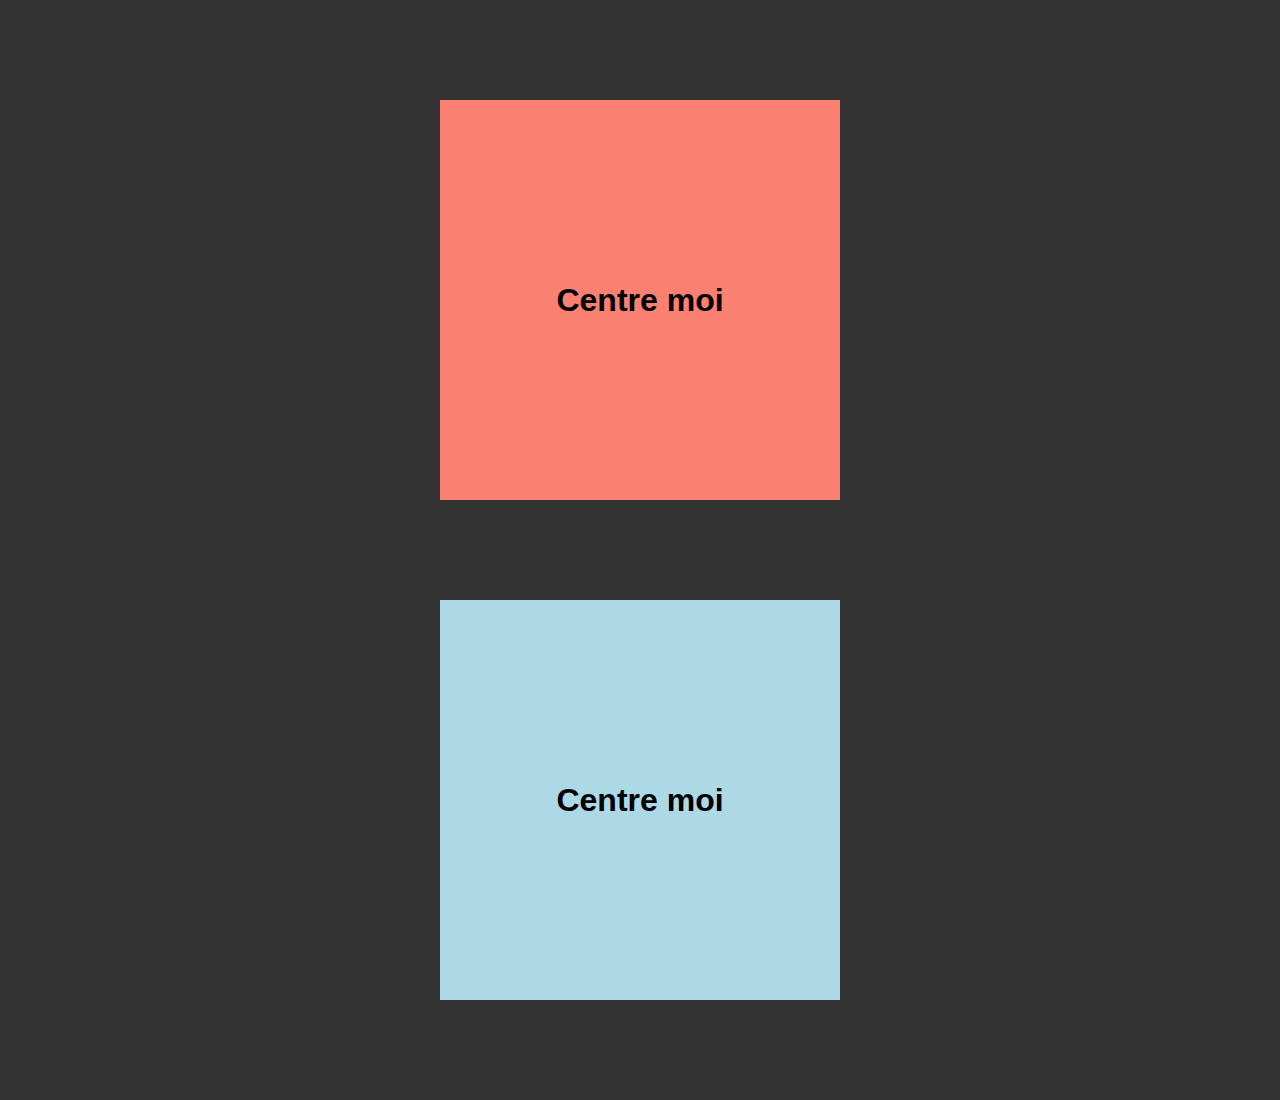
<file: Source Code 30ex CSS/Source Code 30ex CSS/Départ 30 Exercices CSS/1. Alignement/index.html>
<!DOCTYPE html>
<html lang="fr">
  <head>
    <meta charset="UTF-8" />
    <meta http-equiv="X-UA-Compatible" content="IE=edge" />
    <meta name="viewport" content="width=device-width, initial-scale=1.0" />
    <title>Alignement</title>
    <link rel="stylesheet" href="style.css" />
  </head>
  <body>
    
     <div class="container c1">
      <h1>Centre moi</h1>
    </div>
    <div class="container c2">
      <h1>Centre moi</h1>
    </div>  
    <!-- <div class="container c3">
      <h1>Centre moi</h1>
    </div>  -->
    <!-- <div class="container c4">
      <h1>Centre moi</h1>
    </div>  
    <div class="container c5">
      <h1>Centre moi</h1>
    </div>
    <!-- <div class="container c6">
      <h1>Centre moi</h1>
    </div>
    

    

  </body>
</html>
</file>
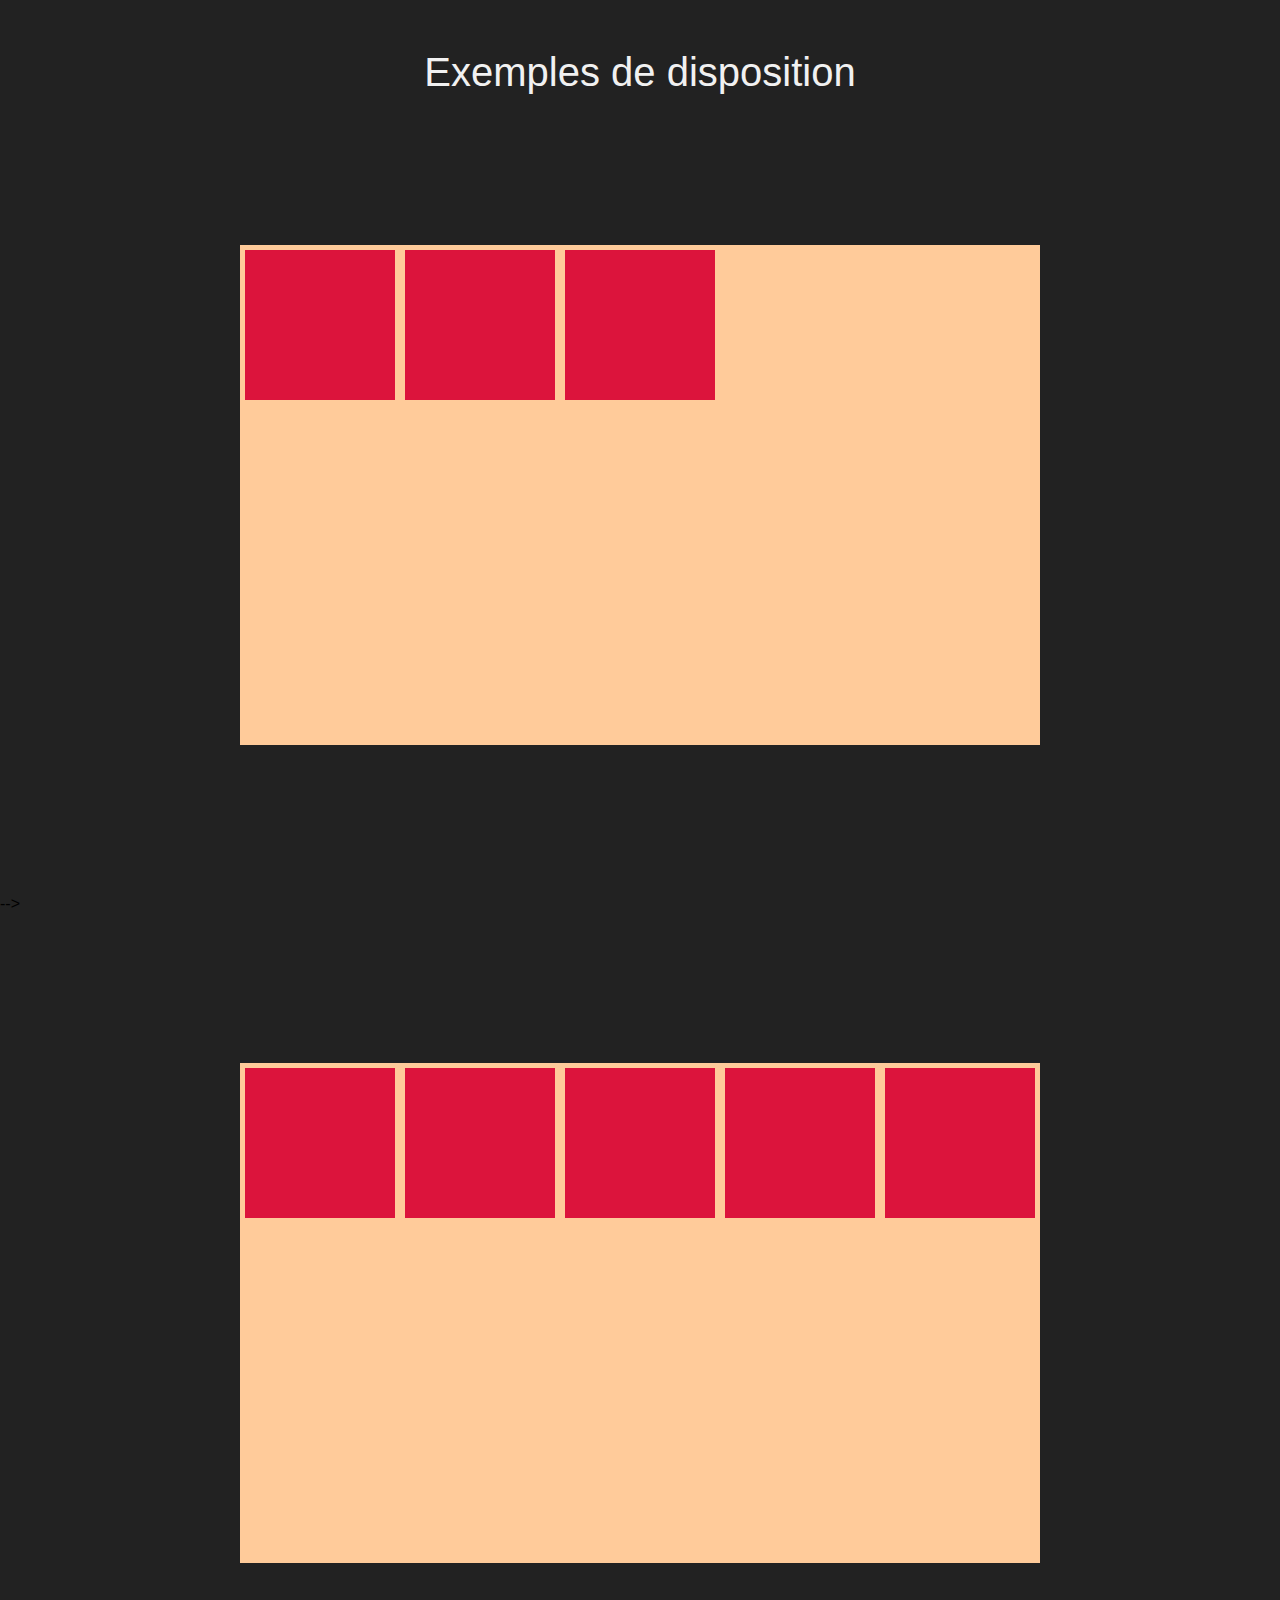
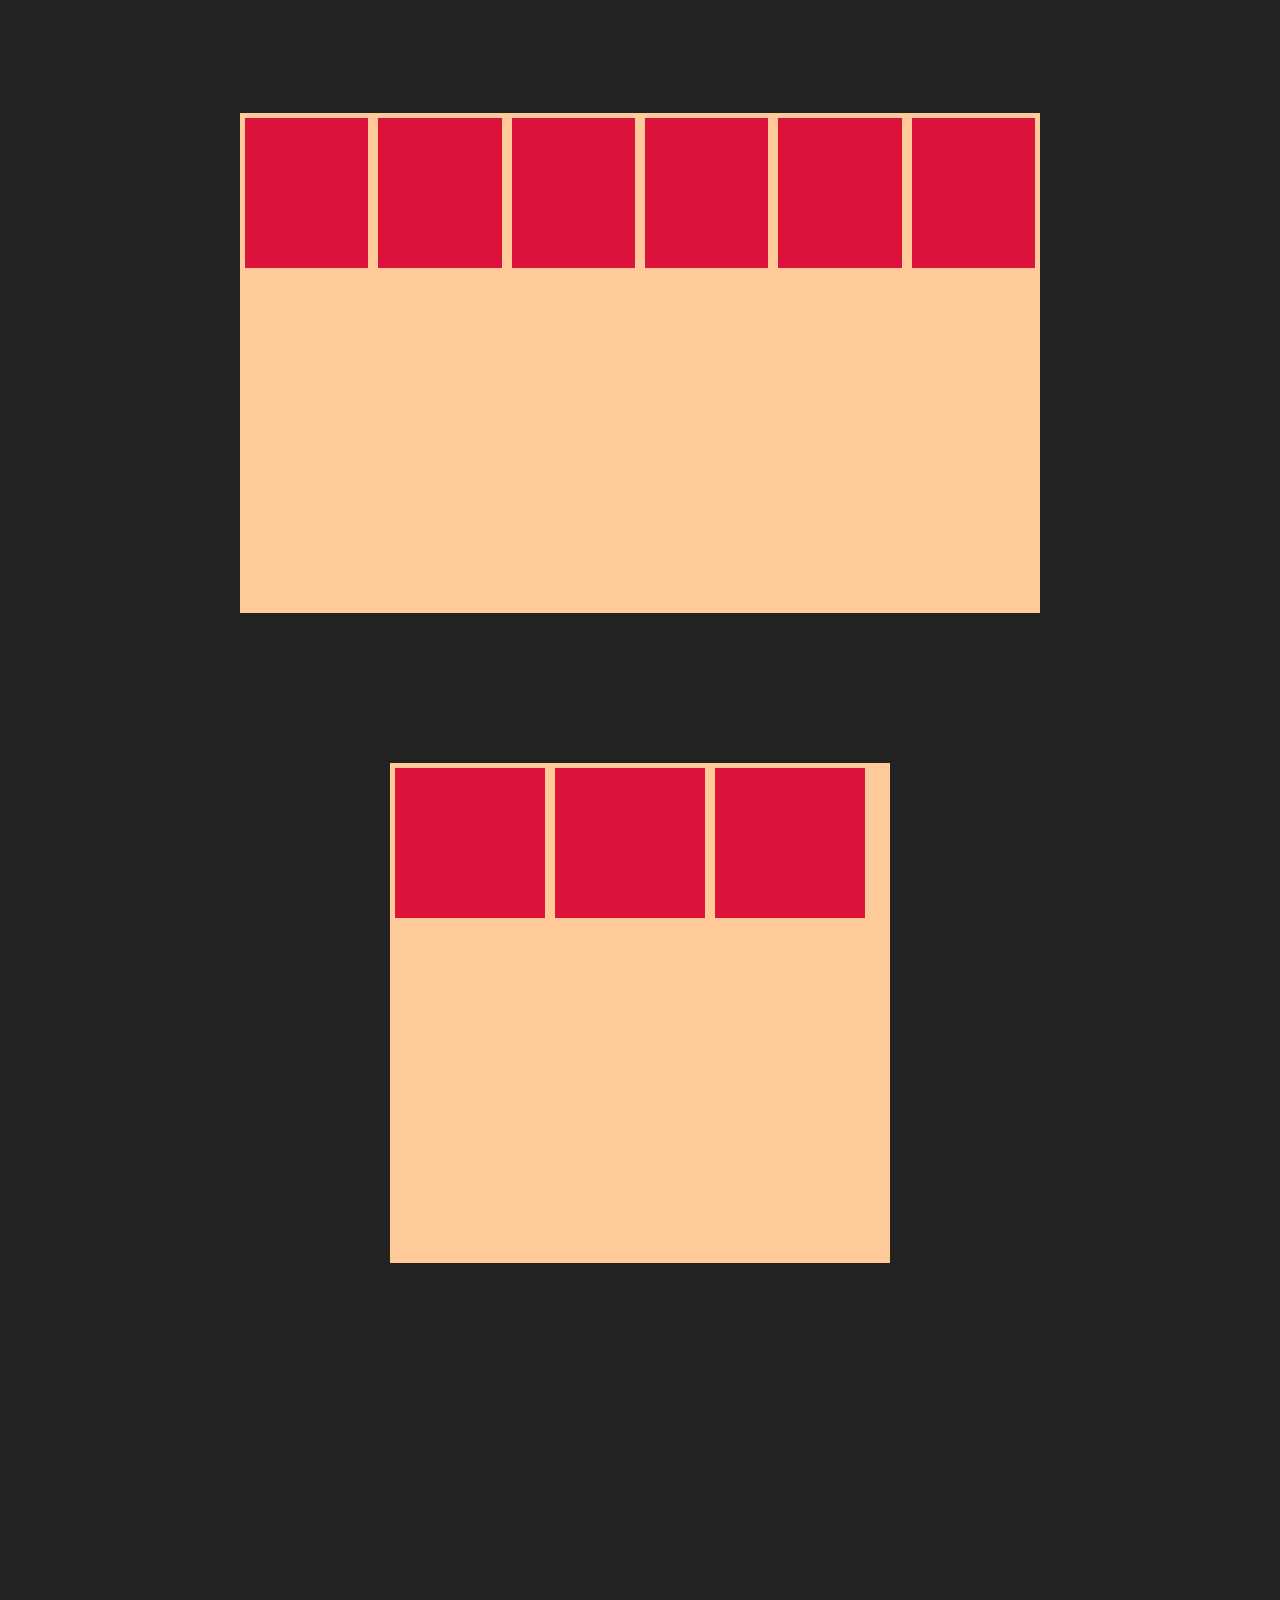
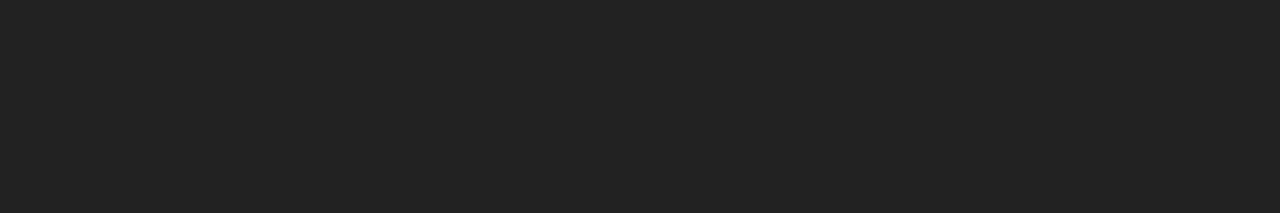
<file: Source Code 30ex CSS/Source Code 30ex CSS/Départ 30 Exercices CSS/15. Flex Time/index.html>
<!DOCTYPE html>
<html lang="fr">
  <head>
    <meta charset="UTF-8" />
    <meta http-equiv="X-UA-Compatible" content="IE=edge" />
    <meta name="viewport" content="width=device-width, initial-scale=1.0" />
    <title>Flex Time</title>
    <link rel="stylesheet" href="style.css" />
  </head>
  <body>
   

    <!-- Exemples disposition -->
  
    <section class="section-flex">
  
      <p class="info-section">Exemples de disposition</p>

      <!-- Exemple #1 -->
  
       <div class="container-flex containerA">
          <div class="item-flex  a1"></div>
          <div class="item-flex  a2"></div>
          <div class="item-flex  a3"></div>
      </div> -->
  
      <!-- Exemple #2 -->
   
      <div class="container-flex containerB">
          <div class="item-flex  b1"></div>
          <div class="item-flex  b2"></div>
          <div class="item-flex  b3"></div>
          <div class="item-flex  b4"></div>
          <div class="item-flex  b5"></div>
      </div>
  
      <!-- Exemple #3 -->
  
      <div class="container-flex containerC">
          <div class="item-flex  c1"></div>
          <div class="item-flex  c2"></div>
          <div class="item-flex  c3"></div>
          <div class="item-flex  c4"></div>
          <div class="item-flex  c5"></div>
          <div class="item-flex  c6"></div>
      </div>
  
  
      <!-- Exemple #4 -->
  
      <div class="container-flex containerD">
          <div class="item-flex  d1"></div>
          <div class="item-flex  d2"></div>
          <div class="item-flex  d3"></div>
      </div>
      
    </section>
      

  </body>
</html>
</file>
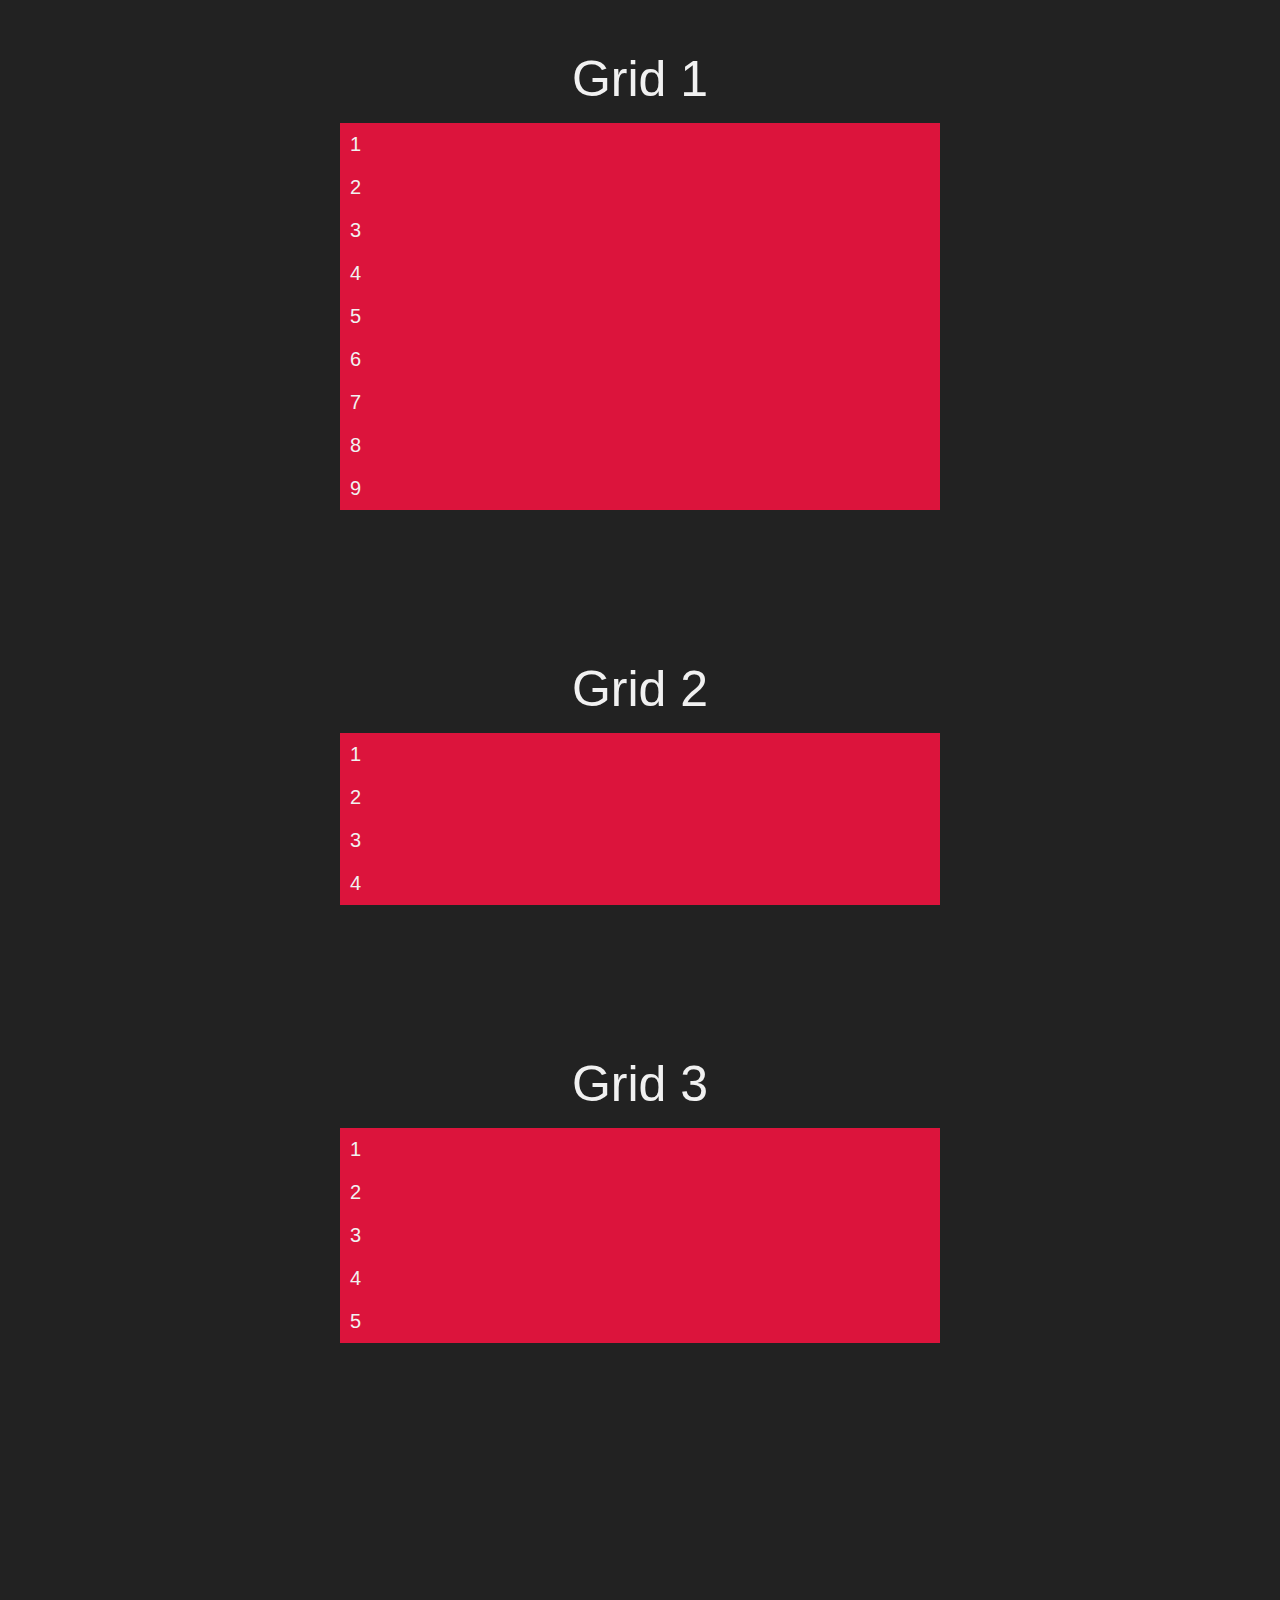
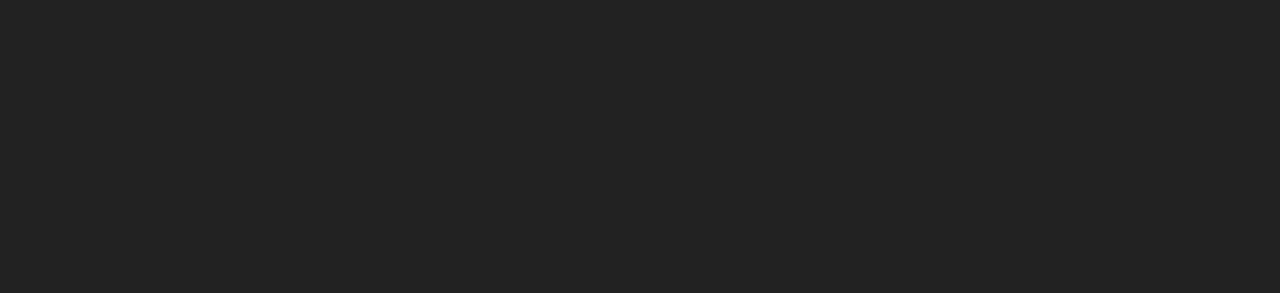
<file: Source Code 30ex CSS/Source Code 30ex CSS/Départ 30 Exercices CSS/16. Grid Time/index.html>
<!DOCTYPE html>
<html lang="fr">
  <head>
    <meta charset="UTF-8" />
    <meta http-equiv="X-UA-Compatible" content="IE=edge" />
    <meta name="viewport" content="width=device-width, initial-scale=1.0" />
    <title>Grid Time</title>
    <link rel="stylesheet" href="style.css" />
  </head>
  <body>



    <!-- Grid 1 -->

    
     <p>Grid 1</p> 

    <div class="container grid1">
      <div class="box">1</div>
      <div class="box">2</div>
      <div class="box">3</div>
      <div class="box">4</div>
      <div class="box">5</div>
      <div class="box">6</div>
      <div class="box">7</div> 
      <div class="box">8</div> 
      <div class="box">9</div> 
    </div> 




    <!-- Grid 2 -->
    

   <p>Grid 2</p> 

     <div class="container grid2">
      <div class="box b1">1</div>
      <div class="box b2">2</div>
      <div class="box b3">3</div>
      <div class="box b4">4</div>
    </div>  






    <p>Grid 3</p>

    <div class="container grid3">
      <div class="box b1">1</div>
      <div class="box b2">2</div>
      <div class="box b3">3</div>
      <div class="box b4">4</div>
      <div class="box b5">5</div>
    </div>




  </body>
</html>
</file>
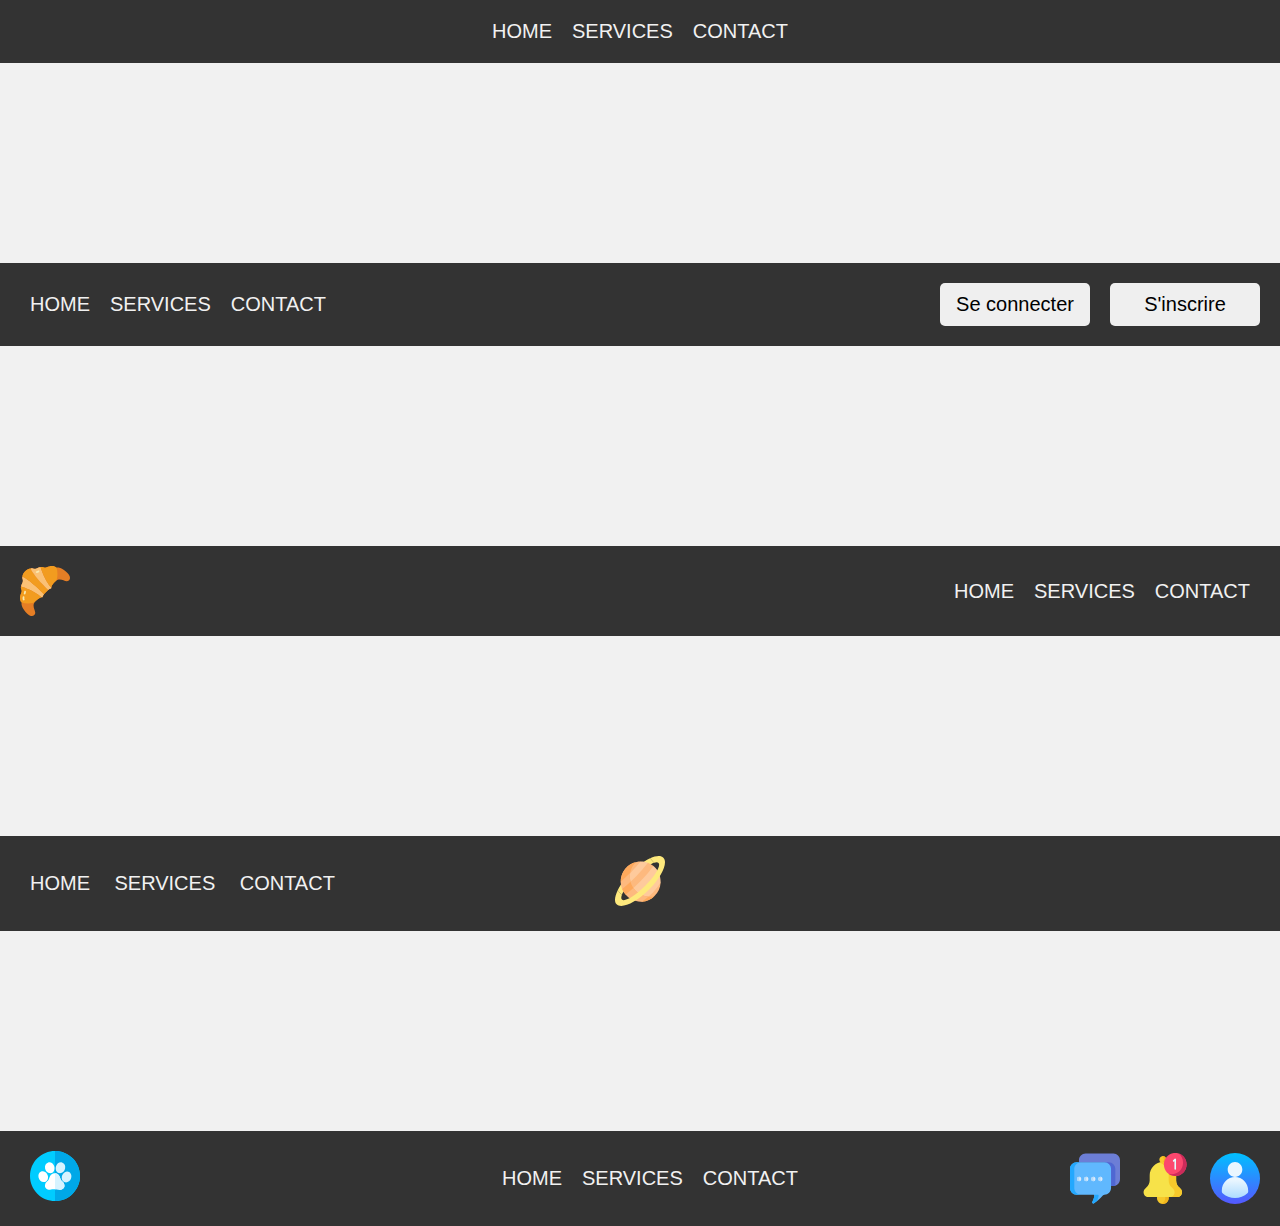
<file: Source Code 30ex CSS/Source Code 30ex CSS/Départ 30 Exercices CSS/2. Navbars/index.html>
<!DOCTYPE html>
<html lang="fr">
  <head>
    <meta charset="UTF-8" />
    <meta http-equiv="X-UA-Compatible" content="IE=edge" />
    <meta name="viewport" content="width=device-width, initial-scale=1.0" />
    <title>Flexbox Navbars</title>
    <link rel="stylesheet" href="style.css" />
    <link rel="stylesheet" href="exercice.css" />
  </head>
  <body>

    <!-- Nav 1 -->
    <nav class="nav-1">
      <a href="#">Home</a>
      <a href="#">Services</a>
      <a href="#">Contact</a>
    </nav>

    <!-- Nav 2 -->
    <nav class="nav-2">
      <a href="#">Home</a>
      <a href="#">Services</a>
      <a href="#">Contact</a>

      <button class="sign-in-btn">Se connecter</button>
      <button class="sign-up-btn">S'inscrire</button>
    </nav>

    <!-- Nav 3 -->
    <nav class="nav-3">
      <img src="ressources/croissant.svg" />

      <a href="#">Home</a>
      <a href="#">Services</a>
      <a href="#">Contact</a>
    </nav>

    <!-- Nav 4 -->
    <nav class="nav-4">
      <div class="links-container">
        <a href="#">Home</a>
        <a href="#">Services</a>
        <a href="#">Contact</a>
      </div>

      <a href="#" class="logo-link">
        <img src="ressources/saturn.svg" />
      </a>
      <div class="empty-layout"></div>
    </nav>

    <!-- Nav 5 -->
    <nav class="nav-5">
      <a class="logo-link" href="#">
        <img class="logo" src="ressources/pet.svg" />
      </a>

   
        <div class="container-navlinks">
          <a href="#">Home</a>
          <a href="#">Services</a>
          <a href="#">Contact</a>
        </div>

        <div class="nav-right">
          <img class="media-icons" src="ressources/comments.svg" />
          <img class="media-icons" src="ressources/notification.svg" />
          <img class="media-icons" src="ressources/user.svg" />
        </div>
    
    </nav>
  </body>
</html>
</file>
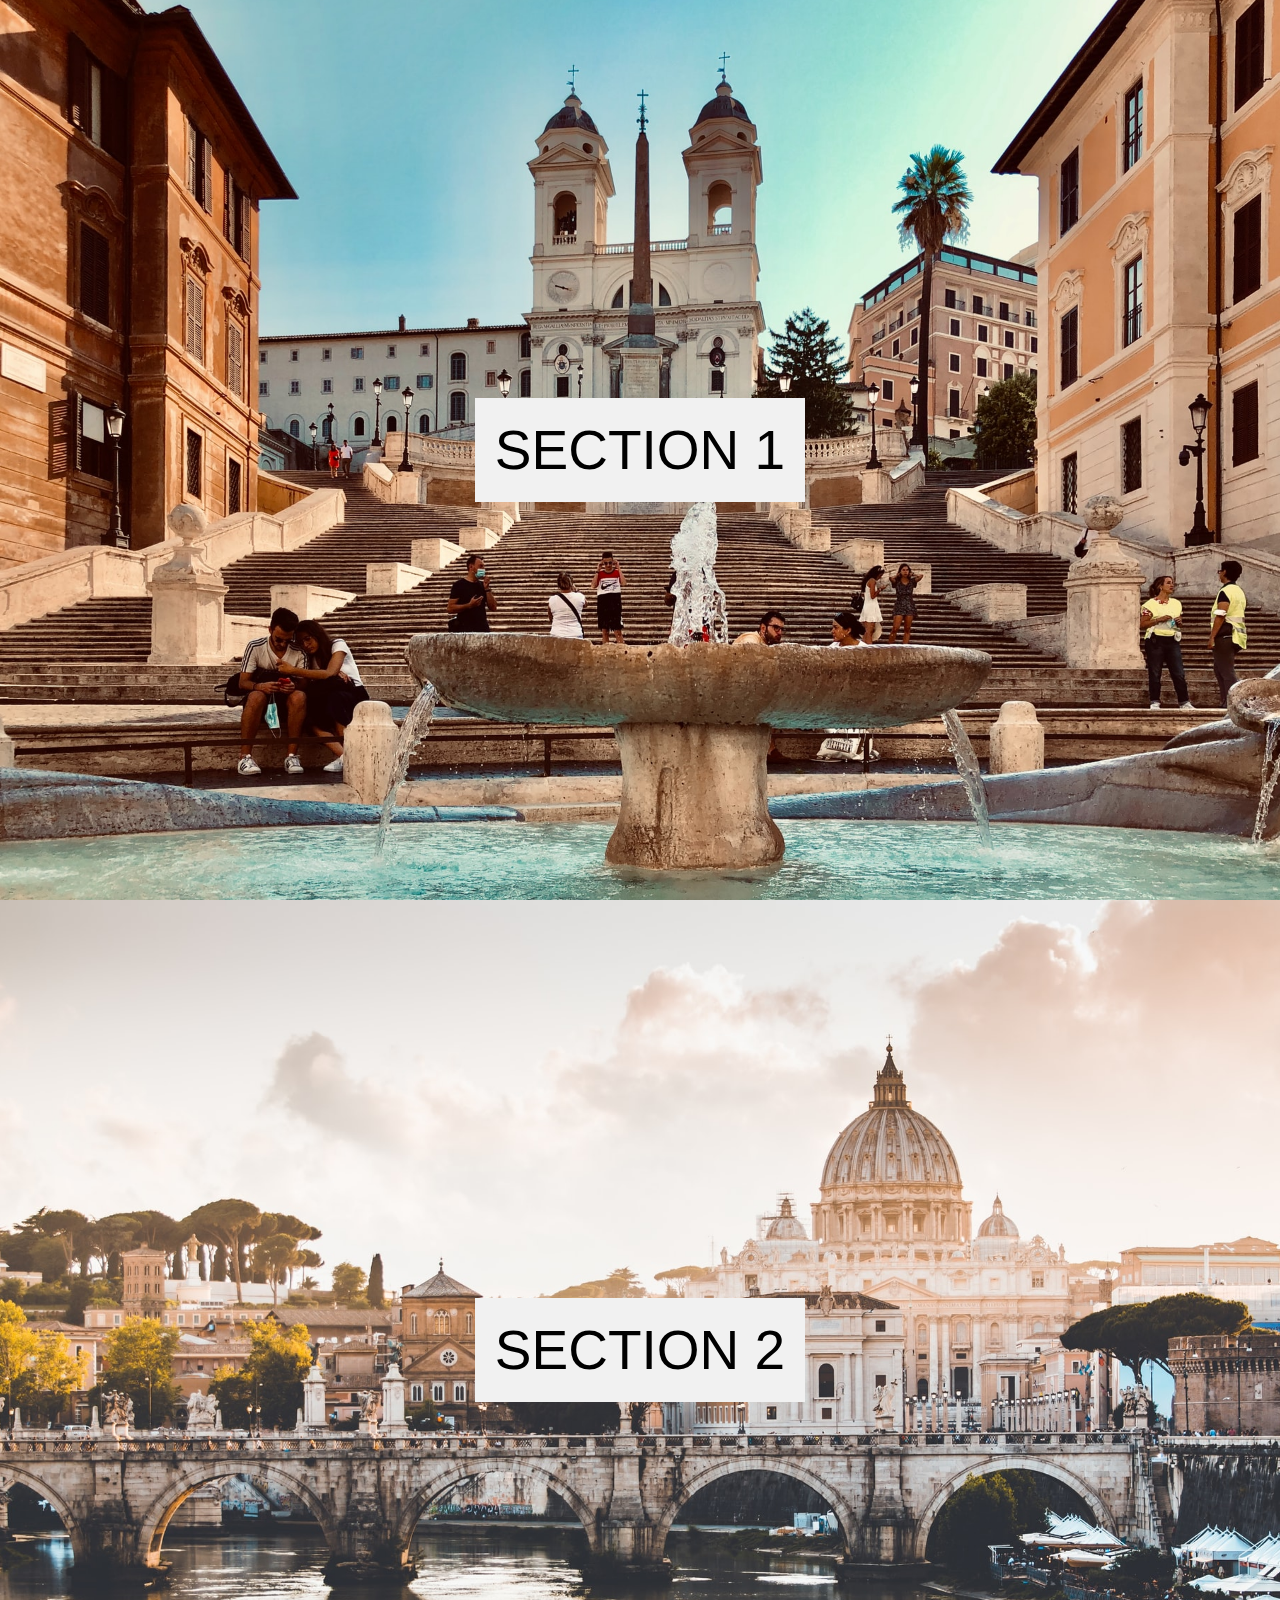
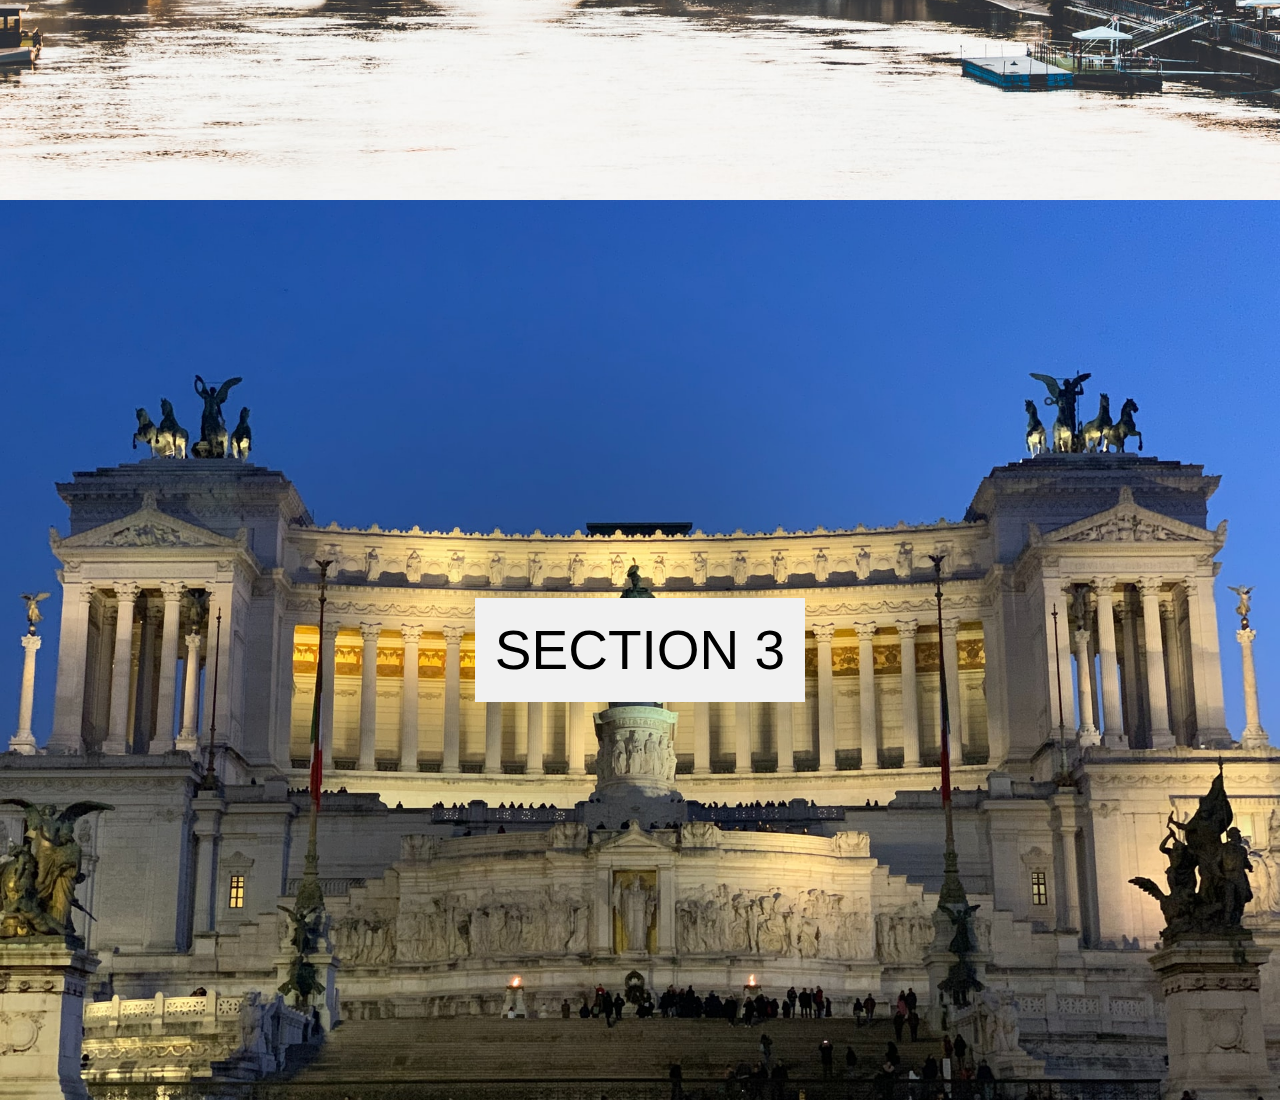
<file: Source Code 30ex CSS/Source Code 30ex CSS/Départ 30 Exercices CSS/20. CSS Parallax/index.html>
<!DOCTYPE html>
<html lang="fr">
  <head>
    <meta charset="UTF-8" />
    <meta http-equiv="X-UA-Compatible" content="IE=edge" />
    <meta name="viewport" content="width=device-width, initial-scale=1.0" />
    <title>Parallax</title>
    <link rel="stylesheet" href="style.css" />
  </head>
  <body>
 
    
    <div class="section s1">
      <h2>SECTION 1</h2>
    </div>
    <div class="section s2">
      <h2>SECTION  2</h2>
    </div>
    <div class="section s3">
      <h2>SECTION 3</h2>
    </div>


  </body>
</html>
</file>
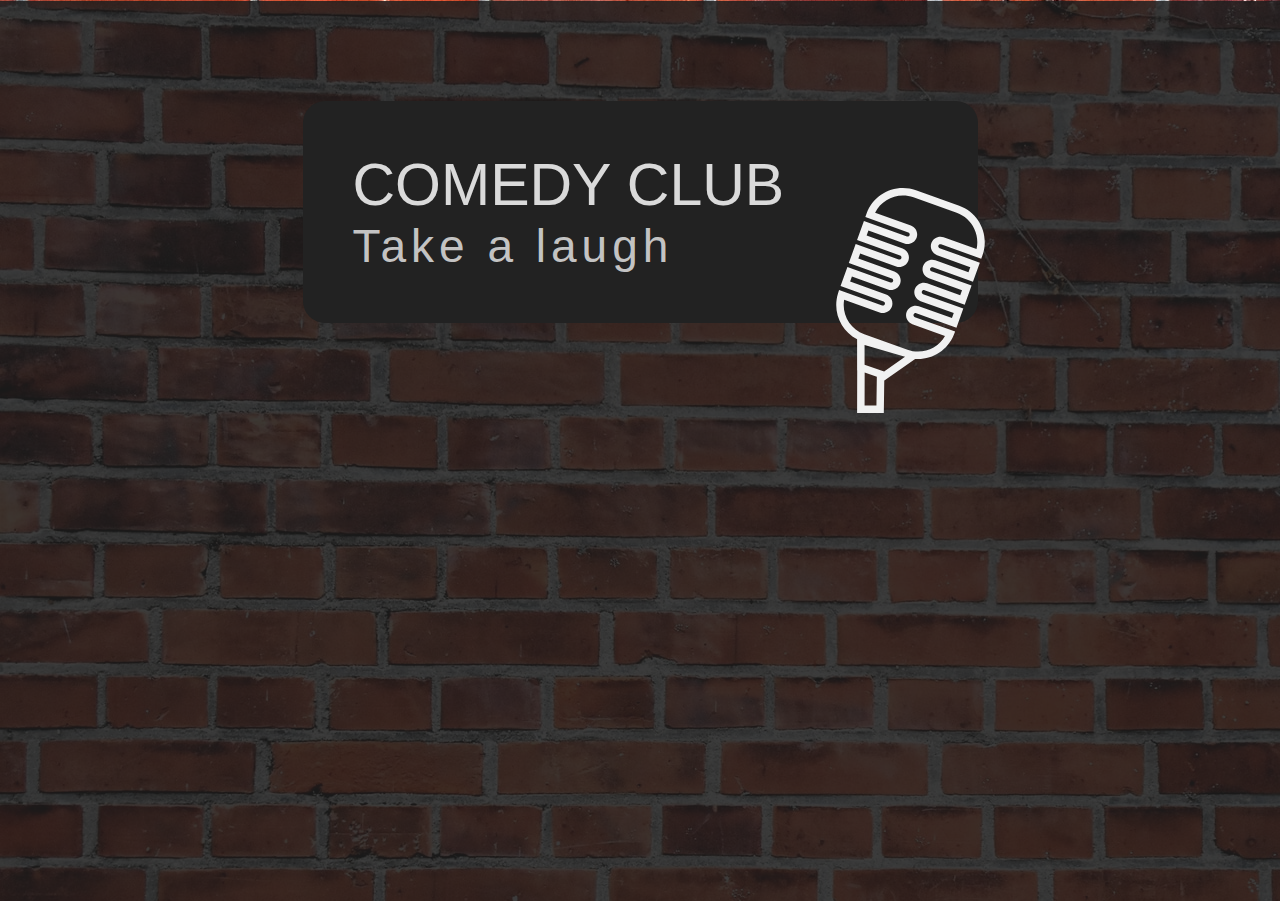
<file: Source Code 30ex CSS/Source Code 30ex CSS/Départ 30 Exercices CSS/21. Master the shadows/index.html>
<!DOCTYPE html>
<html>
<head>
    <meta charset="UTF-8">
    <meta http-equiv="X-UA-Compatible" content="IE=edge">
    <meta name="viewport" content="width=device-width, initial-scale=1.0">
    <title>Master of shadows</title>
    <link rel="stylesheet" href="style.css">
</head>
<body>
    <div class="overlay"></div>
    <div class="card">
        <h1>COMEDY CLUB</h1>
        <span>Take a laugh</span>
        <img src="ressources/microphone.svg">
    </div>
</body>
</html>
</file>
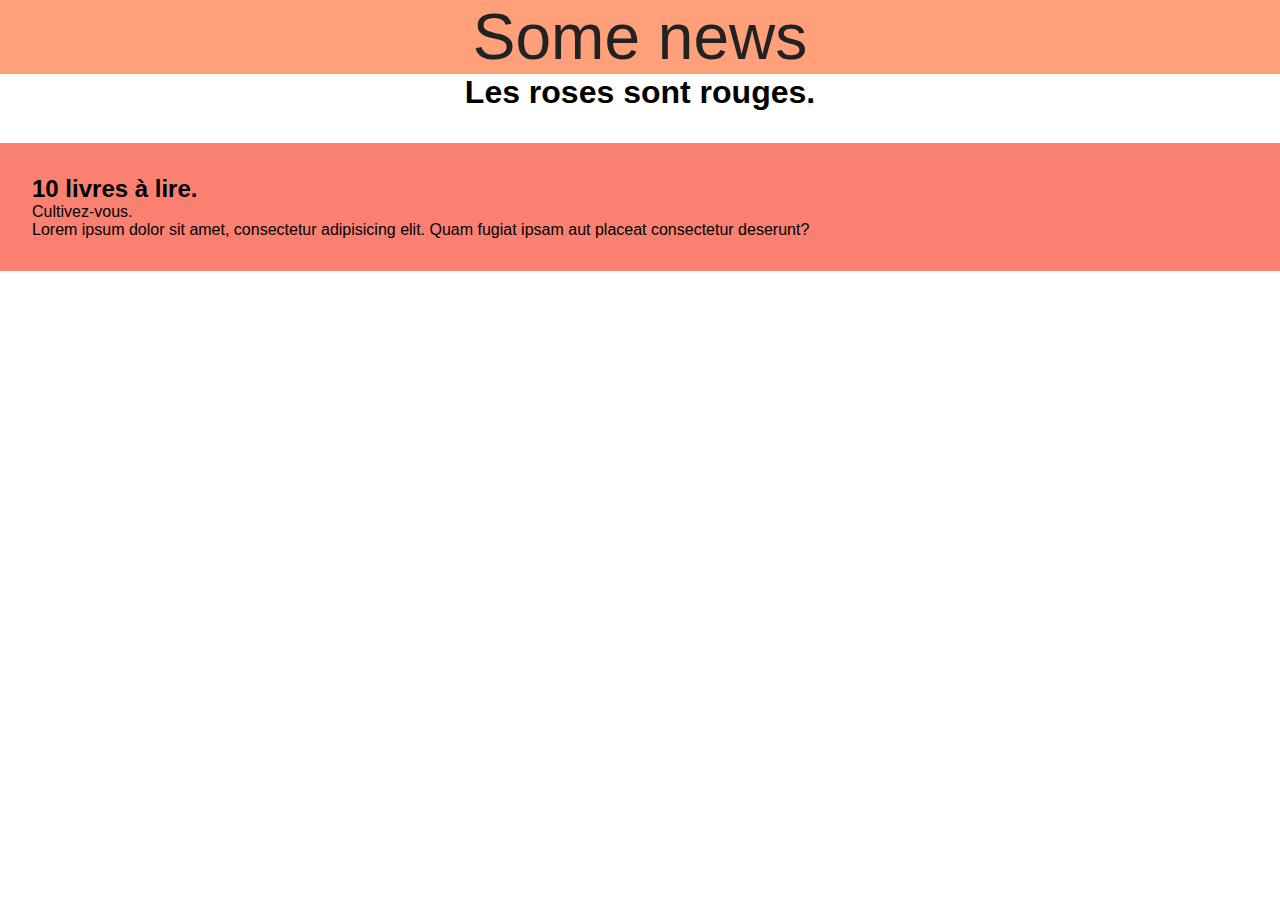
<file: Source Code 30ex CSS/Source Code 30ex CSS/Départ 30 Exercices CSS/23. Unités Unités Unités/index.html>
<!DOCTYPE html>
<html>
<head>
    <meta charset="UTF-8">
    <meta http-equiv="X-UA-Compatible" content="IE=edge">
    <meta name="viewport" content="width=device-width, initial-scale=1.0">
    <title>Units</title>
    <link rel="stylesheet" href="style.css">
</head>
<body>
    <header>
        <p>Some news</p>
    </header>
    
    <h1>Les roses sont rouges.</h1>


    <div class="content">
        <h2>10 livres à lire.</h2>
        <span>Cultivez-vous.</span>
        <p>Lorem ipsum dolor sit amet, consectetur adipisicing elit. Quam fugiat ipsam aut placeat consectetur deserunt?</p>
    </div>
</body>
</html>
</file>
<file: Source Code 30ex CSS/Source Code 30ex CSS/Départ 30 Exercices CSS/1. Alignement/style.css>
*,
::before,
::after {
  box-sizing: border-box;
  margin: 0;
  padding: 0;
}

body {
  background: #333;
  font-family: Arial, Helvetica, sans-serif;
}

.container {
    width: 400px;
    height: 400px;
    margin: 100px auto;
}

.c1 {background: salmon;}
.c2 {background: lightblue;}
.c3 {background: lightgreen;}
.c4 {background: khaki;}
.c5 {background: sandybrown;}
.c6 {background: slateblue;}


/*
Trouve 6 façons de parfaitement centrer
un élément sur x & y.
Horizontalement et Verticalement.
*/

/* 1 Carrre Rouge*/

.c1 {
  display: flex;
  /*centrer sur axe X */
  justify-content: center;
  /*centrer sur axe Y */
  align-items: center;
}
.c1 h1 {
  
}


/* 2 Carrre Bleu */

.c2 {
  display: grid;
  /* justify-content: center;
  align-items: center; */

}
.c2 h1 {
  display: flex;
  justify-content: center;
  align-items: center;
 }


/* 3 Carrre vert*/

.c3 {
  position: relative;
}
.c3 h1{
  position: absolute;
  top: 50%;
  left: 50%;
  transform: translate(-50%,-50%);
}


/* 4  Carrre Jaune*/

.c4 {
  display: flex;

}
.c4 h1 {
  margin: auto;
}


/* 5 Carrre ORange*/

.c5 {
 text-align: center;
 

}
.c5 h1 {
  line-height: 400px;
}


/* 6 Carrre Violet*/

.c6 {

}
.c6 h1 {

}
</file>
<file: Source Code 30ex CSS/Source Code 30ex CSS/Départ 30 Exercices CSS/15. Flex Time/style.css>
*,
::before,
::after {
  margin: 0;
  padding: 0;
  /* box-sizing: border-box; */
}

body {
  font-family: Raleway, sans-serif;
  height: 100vh;
  background: #222;
}

.info-section {
  color: #f1f1f1;
  text-align: center;
  font-size: 40px;
  font-family: Arial, Helvetica, sans-serif;
  margin-top: 50px;
  margin-bottom: 100px;
}
.section-flex {
  padding-bottom: 400px;
}

/* Exemples flex */

.container-flex  {
  width: 800px;
  height: 500px;
  margin: 150px auto;
  background: #ffcb9a;
  display: flex;
}

.item-flex {  
  background: crimson;
  width: 150px;
  height: 150px;
  margin: 5px;
}


/* Exemple #1 */




/* Exemple #2 */
.containerB {

}





/* Exemple #3 */

.containerC {

}





/* Exemple #4 */
.containerD {
  height: 500px;
  width: 500px;
}
.containerD .item-flex {
  width: 150px;
  height: 150px;
}
</file>
<file: Source Code 30ex CSS/Source Code 30ex CSS/Départ 30 Exercices CSS/16. Grid Time/style.css>
*,
::before,
::after {
  margin: 0;
  padding: 0;
  box-sizing: border-box; 
}

body {
  font-family: Raleway, sans-serif;
  background: #222;
  padding-bottom: 400px;
}

p {
  text-align: center;
  font-size: 25px;
  color: #f1f1f1;
  margin-top: 50px;
  font-size: 50px;
}

.box {
  background: crimson;
  font-size: 20px;
  color: #f1f1f1;
  padding: 10px;
}


/* Grid 1 */
/* row = 150px */

.grid1 {
  max-width: 600px;
  margin: 15px auto 150px;
}




/* Grid 2 */
/* row = 200px */

.grid2 {
  max-width: 600px;
  margin: 15px auto 150px;
}

.grid2 .b1 {

}
.grid2 .b2 {

}
.grid2 .b3 {

}
.grid2 .b4 {

}




/* Grid 3 */
/* Essayez de nommer les cellules des grilles */
/* row = 100px */

.grid3 {
  max-width: 600px;
  margin: 15px auto 150px;
}

.grid3 .b1 {

}
.grid3 .b2 {

}
.grid3 .b3 {

}
.grid3 .b4 {

}
.grid3 .b5 {

}
</file>
<file: Source Code 30ex CSS/Source Code 30ex CSS/Départ 30 Exercices CSS/2. Navbars/style.css>
*, ::before, ::after {
    box-sizing: border-box;
    margin: 0;
    padding: 0;
}
body {
    background: #f1f1f1;
    font-family: Arial, Helvetica, sans-serif;
    color: #333;
}

nav {
    padding: 20px;
    background: #333;
}
nav:not(:first-of-type){
    margin-top: 200px;
}
nav a {
    color: #f1f1f1;
    text-decoration: none;
    font-size: 20px;
    text-transform: uppercase;
    margin:0 10px;
}

nav button {
    padding: 10px 12px;
    border-radius: 5px;
    border: none;
    font-size: 20px;
    min-width: 150px;
    text-align: center;
}

nav img {
    width: 50px;
}

.media-icons:not(.media-icons:last-of-type) {
    margin-right: 20px;
}
</file>
<file: Source Code 30ex CSS/Source Code 30ex CSS/Départ 30 Exercices CSS/2. Navbars/exercice.css>
/* Utilisez Flexbox pour résoudre ces problèmes liés aux Navbars. */

/* Nav #1 */
/* Centrer sur X */

.nav-1{
    display: flex;
    justify-content: center;
}



/* Nav #2 */
/* Centrer sur Y et afficher les boutons à droite */


.nav-2{
   
    display: flex;
    align-items: center;
}
.sign-in-btn {
   margin-left: auto;
}
.sign-up-btn {
    margin-left: 20px;
 }

/* Nav #3 */
/* Mettre l'icône à gauche et les liens à droite */

.nav-3{
    display: flex;
    align-items: center;
}
/* img{
    margin-right: auto;
} */
.nav-3 a:first-of-type{/*
    permet de decaler vers la gauche en 
    partant du 1er lien (home) */
    margin-left: auto;
}







/* Nav #4 */
/* Mettre l'icône Saturne au milieu et les liens à gauche */


.nav-4{
    display: flex;
    align-items: center;
}
.nav-4 .links-container
{
width: 50%;
}
.empty-layout
{
    width: 50%;
    }





/* Nav #5 */
/* Centrer les éléments sur Y */
/* Mettre les textes au centre sur X */
/* Afficher la patte de chat à gauche */
/* Afficher les trois icônes à droite */


.nav-5{
    display: flex;
    align-items: center;
}

.nav-5 .logo-link
{
    width: 100%;
}
.container-navlinks
{
    width: 100%;
    display: flex;
    justify-content: center;
}
.nav-right{
    width: 100%;
    display: flex;
    justify-content: flex-end;
    
}
/* .nav-right img:first-of-type{
    margin-left: auto;
}

.logo a:first-of-type{
    
    margin-right: auto;
} */
</file>
<file: Source Code 30ex CSS/Source Code 30ex CSS/Départ 30 Exercices CSS/20. CSS Parallax/style.css>
*,
::before,
::after {
  box-sizing: border-box;
  margin: 0;
  padding: 0;
}

body {
    background: #f1f1f1;
    font-family: Arial, Helvetica, sans-serif;
}

.section {
  height: 100vh;
  background-repeat: no-repeat;
  background-size: cover;
  background-position: center;
  display: flex;
  justify-content: center;
  align-items: center;
}
.section h2 {
  text-align: center;
  background: #f1f1f1;
  padding: 20px;
  font-size: 55px;
  font-weight: 200;
}

.s1 {
  background-image: url(imgs/img1.jpg);
}
.s2 {
  background-image: url(imgs/img2.jpg);

}
.s3 {
  background-image: url(imgs/img3.jpg);
}
</file>
<file: Source Code 30ex CSS/Source Code 30ex CSS/Départ 30 Exercices CSS/21. Master the shadows/style.css>
*, ::before, ::after {
    box-sizing: border-box;
    padding: 0;
    margin: 0;
}

body {
    background:url(ressources/bricks-wall.jpg);
    height: 100vh;
    position: relative;
    overflow: hidden;
    padding-top: 1px;
}
.overlay {
    position: absolute;
    width: 100%;
    height: 100%;
    background: rgba(29, 29, 29, 0.863);
}

.card {
    background: #222;
    position: relative;
    width: 75vmin;
    margin: 100px auto 0;
    padding: 50px;
    border-radius: 22px;
}

.card h1 {
    font-family: Mali, sans-serif;
    font-size: calc(6vmin + 5px);
    font-weight: 300;
    color: #f1f1f1e3;
}


.card span {
    font-family: Raleway, sans-serif;
    padding-left: 0px;
    font-size: calc(4vmin + 10px);
    letter-spacing: 5px;
    color: #f1f1f1cb;
}

.card img {
    position: absolute;
    bottom: -10vmin;
    right: -5vmin;
    width: 25vmin; 
}
</file>
<file: Source Code 30ex CSS/Source Code 30ex CSS/Départ 30 Exercices CSS/23. Unités Unités Unités/style.css>
*, ::before, ::after {
    box-sizing: border-box;
    padding: 0;
    margin: 0;
}

/*1. Comment parvenir à rendre le site accessible pour les personnes qui zoom via les paramètres de navigateur ? */

html {

}



/* 2. Donner au Body la hauteur totale de l'écran, quoiqu'il arrive et sans être relatif à autre chose qu'à l'écran */

body {
    font-family: sans-serif;
}


/* 3. Faites en sorte que le header ait toujours un padding de 10% et une marge bottom de 8% du plus petit côté de la fenêtre.
*/

header {
  background: lightsalmon;
  color: #222;
  text-align: center;
  font-size: 4rem;
  padding: ;
  margin-bottom: ;
}


/* 4. Faites en sorte que le h1 ait toujours une font-size de 5% de la largeur d'écran */

h1 {
    text-align: center;
}


/* 5. Tous les textes de ".content" doivent faire référence à la font-size de ".content". */
/* h2 doit faire 40px */
/* span doit faire 16px */
/* p doit faire 20px */

.content {
    font-size: ;
    max-width: 90rem;
    margin: 2rem auto 0;
    padding: 2rem;
    background: salmon;
}
.content h2 {
    font-size: ;
}
.content span {
    font-size: ;
}
.content p {
    font-size: ;
}
</file>
